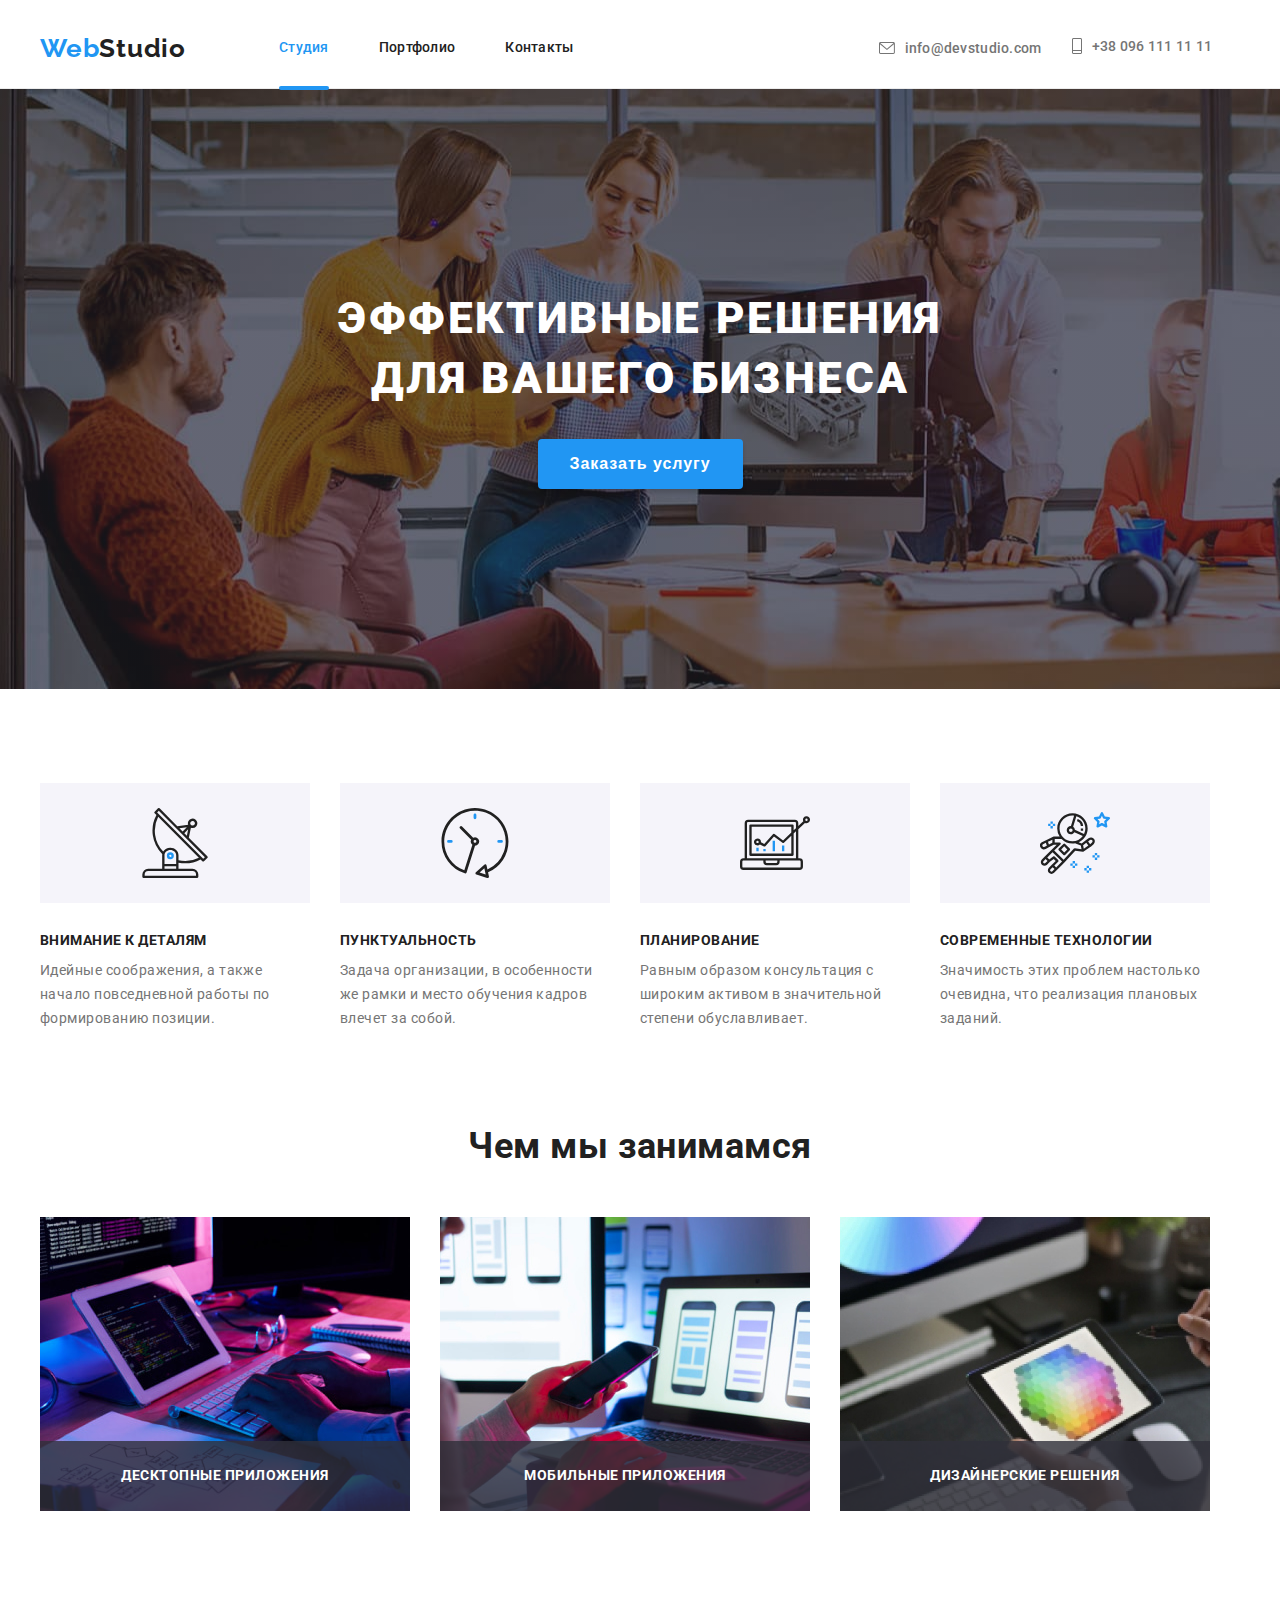
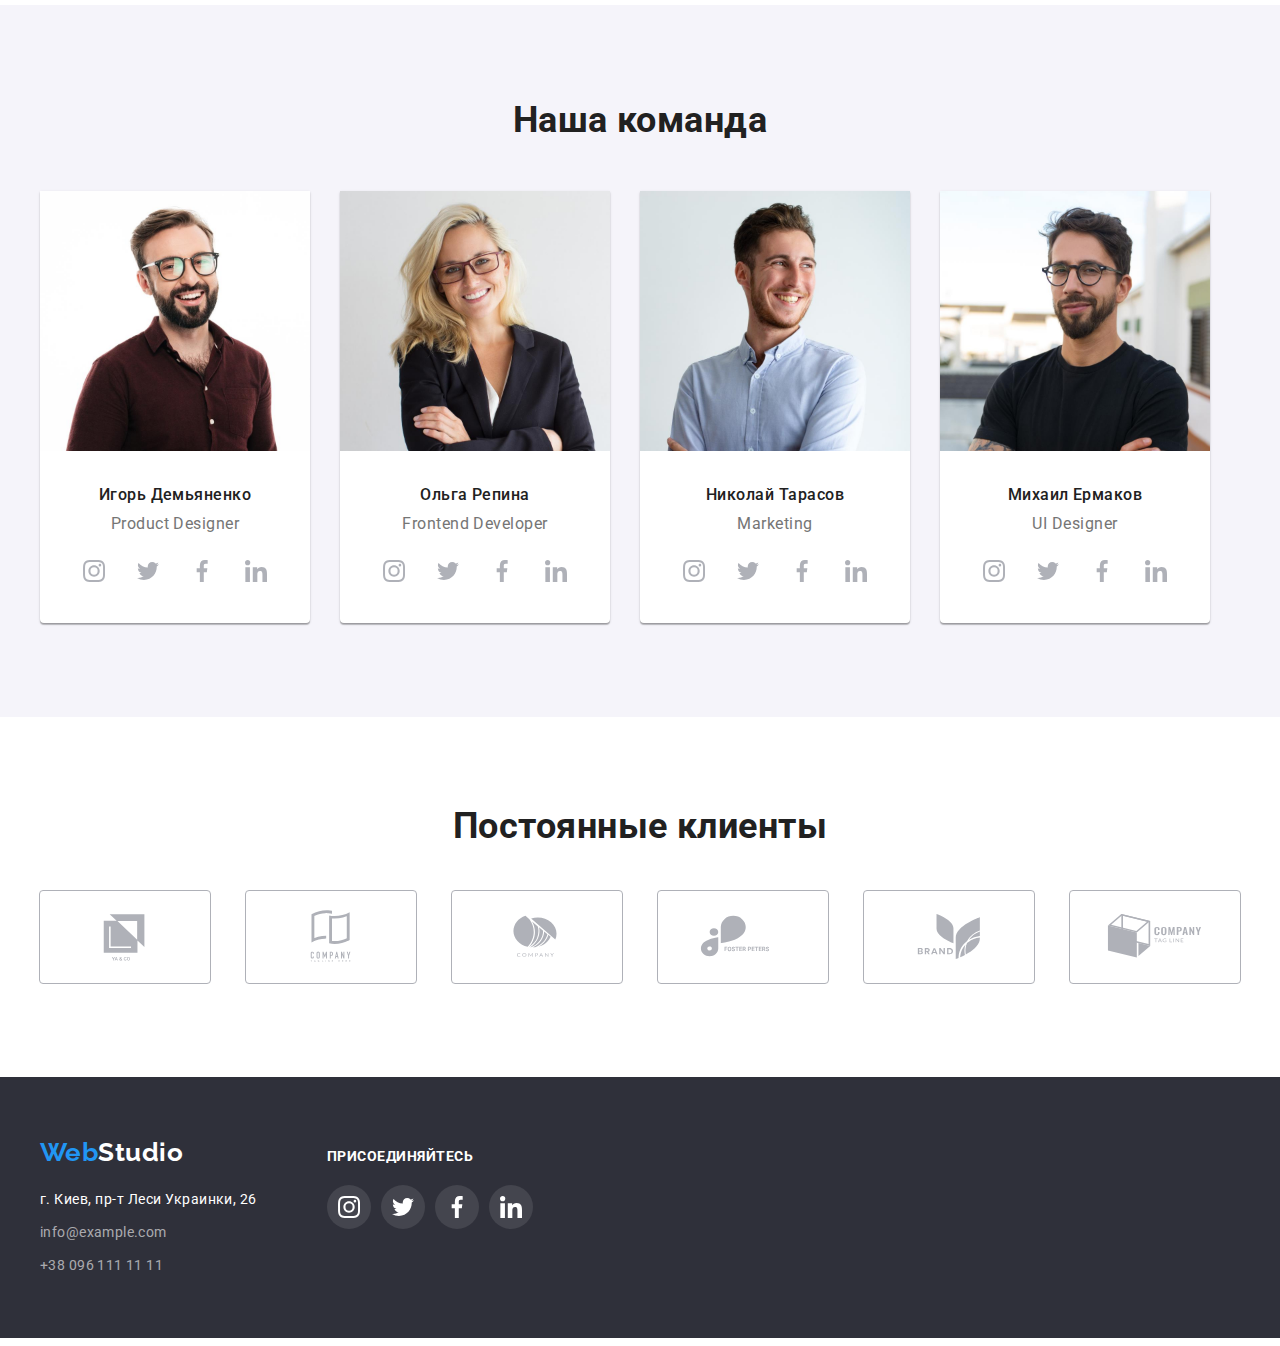
<file: index.html>
<!DOCTYPE html>
<html lang="ru">
  <head>
    <meta charset="UTF-8" />
    <meta http-equiv="X-UA-Compatible" content="IE=edge" />
    <meta name="viewport" content="width=device-width, initial-scale=1.0" />
    <link rel="preconnect" href="https://fonts.googleapis.com" />
    <link rel="preconnect" href="https://fonts.gstatic.com" crossorigin />
    <link
      href="https://fonts.googleapis.com/css2?family=Raleway:wght@700&family=Roboto:wght@400;500;700;900&display=swap"
      rel="stylesheet"
    />
    <link
      rel="stylesheet"
      href="https://cdnjs.cloudflare.com/ajax/libs/modern-normalize/1.1.0/modern-normalize.min.css"
      integrity="sha512-wpPYUAdjBVSE4KJnH1VR1HeZfpl1ub8YT/NKx4PuQ5NmX2tKuGu6U/JRp5y+Y8XG2tV+wKQpNHVUX03MfMFn9Q=="
      crossorigin="anonymous"
      referrerpolicy="no-referrer"
    />
    <link rel="stylesheet" href="./css/styles.css" />
    <title>Document</title>
  </head>
  <body>
    <header>
      <div class="container head-nav">
        <nav class="site-nav">
          <a class="logo" href="./index.html"
            ><span class="logo-web">Web</span>Studio</a
          >
          <ul class="headnav">
            <li class="item"><a class="link active" href="">Студия</a></li>
            <li class="item">
              <a class="link" href="./portfolio.html">Портфолио</a>
            </li>
            <li class="item"><a class="link" href="">Контакты</a></li>
          </ul>
        </nav>

        <ul class="contacts">
          <li class="item">
            <a class="link" href="mailto:info@devstudio.com">
              <svg class="mail-icon" width="16" height="12">
                <use href="./images/icons.svg#mail_icon"></use>
              </svg>
              info@devstudio.com</a
            >
          </li>

          <li class="item">
            <a class="link" href="tel:+380961111111">
              <svg class="tell-icon" width="10" height="16">
                <use href="./images/icons.svg#tell_icon"></use>
              </svg>
              +38 096 111 11 11</a
            >
          </li>
        </ul>
      </div>
    </header>
    <!-- Main -->
    <main>
      <section class="section hero">
        <div class="container">
          <h1 class="hero-title">Эффективные решения для вашего бизнеса</h1>
          <button data-modal-open class="order-button" type="button">
            Заказать услугу
          </button>
        </div>
      </section>

      <!-- our principle -->
      <section class="section principle">
        <div class="container">
          <ul class="principle-list">
            <li class="item">
              <div class="icons-box">
                <svg class="icon">
                  <use href="./images/icons.svg#antenna_icon"></use>
                </svg>
              </div>
              <h3 class="title">Внимание к деталям</h3>
              <p class="description">
                Идейные соображения, а также начало повседневной работы по
                формированию позиции.
              </p>
            </li>
            <li class="item">
              <div class="icons-box">
                <svg class="icon">
                  <use href="./images/icons.svg#clock_icon"></use>
                </svg>
              </div>
              <h3 class="title">Пунктуальность</h3>
              <p class="description">
                Задача организации, в особенности же рамки и место обучения
                кадров влечет за собой.
              </p>
            </li>
            <li class="item">
              <div class="icons-box">
                <svg class="icon">
                  <use href="./images/icons.svg#diagram_icon"></use>
                </svg>
              </div>
              <h3 class="title">Планирование</h3>
              <p class="description">
                Равным образом консультация с широким активом в значительной
                степени обуславливает.
              </p>
            </li>
            <li class="item">
              <div class="icons-box">
                <svg class="icon">
                  <use href="./images/icons.svg#starman_icon"></use>
                </svg>
              </div>
              <h3 class="title">Современные технологии</h3>
              <p class="description">
                Значимость этих проблем настолько очевидна, что реализация
                плановых заданий.
              </p>
            </li>
          </ul>
        </div>
      </section>
      <!-- What are we doing -->

      <section class="section we-doing">
        <div class="container">
          <h2 class="we-doing-title">Чем мы занимамся</h2>
          <ul class="we-doing-list">
            <li class="list">
              <div class="img-wrap">
                <img
                  class="skils"
                  src="./images/box_1.jpg"
                  alt="Програмирование"
                  width="370"
                />
                <div class="descript">
                  <p class="descript-title">Десктопные приложения</p>
                </div>
              </div>
            </li>
            <li class="list">
              <div class="img-wrap">
                <img
                  class="skils"
                  src="./images/box_2.jpg"
                  alt="Адаптация"
                  width="370"
                />
                <div class="descript">
                  <p class="descript-title">Мобильные приложения</p>
                </div>
              </div>
            </li>
            <li class="list">
              <div class="img-wrap">
                <img
                  class="skils"
                  src="./images/box_3.jpg"
                  alt="Дизайн"
                  width="370"
                />
                <div class="descript">
                  <p class="descript-title">Дизайнерские решения</p>
                </div>
              </div>
            </li>
          </ul>
        </div>
      </section>
      <!-- our team -->

      <section class="section our-team">
        <div class="container">
          <h2 class="title">Наша команда</h2>
          <ul class="our-team-list">
            <li class="item">
              <img
                src="./images/ihor_1.jpg"
                alt="Игорь Демьяненко"
                width="270"
              />
              <div class="worker">
                <h3 class="name">Игорь Демьяненко</h3>
                <p class="position">Product Designer</p>
              </div>
              <div class="social-box">
                <ul class="social-list">
                  <li>
                    <a class="soc-item" href="#">
                      <svg class="soc-icon" width="22" height="22">
                        <use
                          href="./images/icons.svg#instagram_gray_icon"
                        ></use>
                      </svg>
                    </a>
                  </li>
                  <li>
                    <a class="soc-item" href="#">
                      <svg class="soc-icon" width="22" height="22">
                        <use href="./images/icons.svg#twit_gray_icon"></use>
                      </svg>
                    </a>
                  </li>
                  <li>
                    <a class="soc-item" href="#">
                      <svg class="soc-icon" width="22" height="22">
                        <use href="./images/icons.svg#faceb_gray_icon"></use>
                      </svg>
                    </a>
                  </li>
                  <li>
                    <a class="soc-item" href="#">
                      <svg class="soc-icon" width="22" height="22">
                        <use href="./images/icons.svg#linkedin_gray_icon"></use>
                      </svg>
                    </a>
                  </li>
                </ul>
              </div>
            </li>
            <li class="item">
              <img src="./images/olha_2.jpg" alt="Ольга Репина" width="270" />
              <div class="worker">
                <h3 class="name">Ольга Репина</h3>
                <p class="position">Frontend Developer</p>
              </div>
              <div class="social-box">
                <ul class="social-list">
                  <li>
                    <a class="soc-item" href="#">
                      <svg class="soc-icon" width="22" height="22">
                        <use
                          href="./images/icons.svg#instagram_gray_icon"
                        ></use>
                      </svg>
                    </a>
                  </li>
                  <li>
                    <a class="soc-item" href="#">
                      <svg class="soc-icon" width="22" height="22">
                        <use href="./images/icons.svg#twit_gray_icon"></use>
                      </svg>
                    </a>
                  </li>
                  <li>
                    <a class="soc-item" href="#">
                      <svg class="soc-icon" width="22" height="22">
                        <use href="./images/icons.svg#faceb_gray_icon"></use>
                      </svg>
                    </a>
                  </li>
                  <li>
                    <a class="soc-item" href="#">
                      <svg class="soc-icon" width="22" height="22">
                        <use href="./images/icons.svg#linkedin_gray_icon"></use>
                      </svg>
                    </a>
                  </li>
                </ul>
              </div>
            </li>
            <li class="item">
              <img
                src="./images/nykolay_3.jpg"
                alt="Николай Тарасов"
                width="270"
              />
              <div class="worker">
                <h3 class="name">Николай Тарасов</h3>
                <p class="position">Marketing</p>
              </div>
              <div class="social-box">
                <ul class="social-list">
                  <li>
                    <a class="soc-item" href="#">
                      <svg class="soc-icon" width="22" height="22">
                        <use
                          href="./images/icons.svg#instagram_gray_icon"
                        ></use>
                      </svg>
                    </a>
                  </li>
                  <li>
                    <a class="soc-item" href="#">
                      <svg class="soc-icon" width="22" height="22">
                        <use href="./images/icons.svg#twit_gray_icon"></use>
                      </svg>
                    </a>
                  </li>
                  <li>
                    <a class="soc-item" href="#">
                      <svg class="soc-icon" width="22" height="22">
                        <use href="./images/icons.svg#faceb_gray_icon"></use>
                      </svg>
                    </a>
                  </li>
                  <li>
                    <a class="soc-item" href="#">
                      <svg class="soc-icon" width="22" height="22">
                        <use href="./images/icons.svg#linkedin_gray_icon"></use>
                      </svg>
                    </a>
                  </li>
                </ul>
              </div>
            </li>
            <li class="item">
              <img
                src="./images/mykhail_4.jpg"
                alt="Михаил Ермаков"
                width="270"
              />
              <div class="worker">
                <h3 class="name">Михаил Ермаков</h3>
                <p class="position">UI Designer</p>
              </div>
              <div class="social-box">
                <ul class="social-list">
                  <li>
                    <a class="soc-item" href="#">
                      <svg class="soc-icon" width="22" height="22">
                        <use
                          href="./images/icons.svg#instagram_gray_icon"
                        ></use>
                      </svg>
                    </a>
                  </li>
                  <li>
                    <a class="soc-item" href="#">
                      <svg class="soc-icon" width="22" height="22">
                        <use href="./images/icons.svg#twit_gray_icon"></use>
                      </svg>
                    </a>
                  </li>
                  <li>
                    <a class="soc-item" href="#">
                      <svg class="soc-icon" width="22" height="22">
                        <use href="./images/icons.svg#faceb_gray_icon"></use>
                      </svg>
                    </a>
                  </li>
                  <li>
                    <a class="soc-item" href="#">
                      <svg class="soc-icon" width="22" height="22">
                        <use href="./images/icons.svg#linkedin_gray_icon"></use>
                      </svg>
                    </a>
                  </li>
                </ul>
              </div>
            </li>
          </ul>
        </div>
      </section>
      <!-- OUR CLIENTS -->
      <section class="section our-client">
        <div class="container">
          <h2 class="title">Постоянные клиенты</h2>
          <div class="clients">
            <ul class="clients-list">
              <li class="item">
                <a href="#" class="client-icon">
                  <svg class="icon" width="106" height="60">
                    <use href="./images/icons.svg#yaco_icon"></use>
                  </svg>
                </a>
              </li>
              <li class="item">
                <a href="#" class="client-icon">
                  <svg class="icon" width="106" height="60">
                    <use href="./images/icons.svg#company_tagline_icon"></use>
                  </svg>
                </a>
              </li>
              <li class="item">
                <a href="#" class="client-icon">
                  <svg class="icon" width="106" height="60">
                    <use href="./images/icons.svg#company_icon"></use>
                  </svg>
                </a>
              </li>
              <li class="item">
                <a href="#" class="client-icon">
                  <svg class="icon" width="106" height="60">
                    <use href="./images/icons.svg#forest_peters_icon"></use>
                  </svg>
                </a>
              </li>
              <li class="item">
                <a href="#" class="client-icon">
                  <svg class="icon" width="106" height="60">
                    <use href="./images/icons.svg#brands_icon"></use>
                  </svg>
                </a>
              </li>
              <li class="item">
                <a href="#" class="client-icon">
                  <svg class="icon" width="106" height="60">
                    <use href="./images/icons.svg#company_tag_line_icon"></use>
                  </svg>
                </a>
              </li>
            </ul>
          </div>
        </div>
      </section>
    </main>
    <!-- Подвал -->

    <footer>
      <div class="container footer">
        <div class="footer-info">
          <a class="footer-logo" href="./index.html"
            ><span class="logo-web">Web</span>Studio</a
          >

          <ul class="contacts-footer">
            <address class="address">г. Киев, пр-т Леси Украинки, 26</address>
            <li class="item">
              <a class="link" href="mailto:info@example.com"
                >info@example.com</a
              >
            </li>
            <li class="item">
              <a class="link" href="tel:+380961111111">+38 096 111 11 11</a>
            </li>
          </ul>
        </div>
        <div class="joing">
          <h2 class="joing-title">присоединяйтесь</h2>
          <div class="joing-soc">
            <ul class="joing-list">
              <li class="joing-item">
                <a class="soc-item-footer" href="#">
                  <svg class="joing-icon" width="22" height="22">
                    <use href="./images/icons.svg#instagram_gray_icon"></use>
                  </svg>
                </a>
              </li>
              <li class="joing-item">
                <a class="soc-item-footer" href="#">
                  <svg class="joing-icon" width="22" height="22">
                    <use href="./images/icons.svg#twit_gray_icon"></use>
                  </svg>
                </a>
              </li>
              <li class="joing-item">
                <a class="soc-item-footer" href="#">
                  <svg class="joing-icon" width="22" height="22">
                    <use href="./images/icons.svg#faceb_gray_icon"></use>
                  </svg>
                </a>
              </li>
              <li class="joing-item">
                <a class="soc-item-footer" href="#">
                  <svg class="joing-icon" width="22" height="22">
                    <use href="./images/icons.svg#linkedin_gray_icon"></use>
                  </svg>
                </a>
              </li>
            </ul>
          </div>
        </div>
      </div>
    </footer>
    <div data-modal class="backdrop is-hidden">
      <div class="modal">
        <button data-modal-close class="close-modal" type="button">
          <svg width="11" height="11">
            <use href="./images/icons.svg#close_modal"></use>
          </svg>
        </button>
      </div>
    </div>
    <script src="./js/modal.js"></script>
  </body>
</html>
</file>
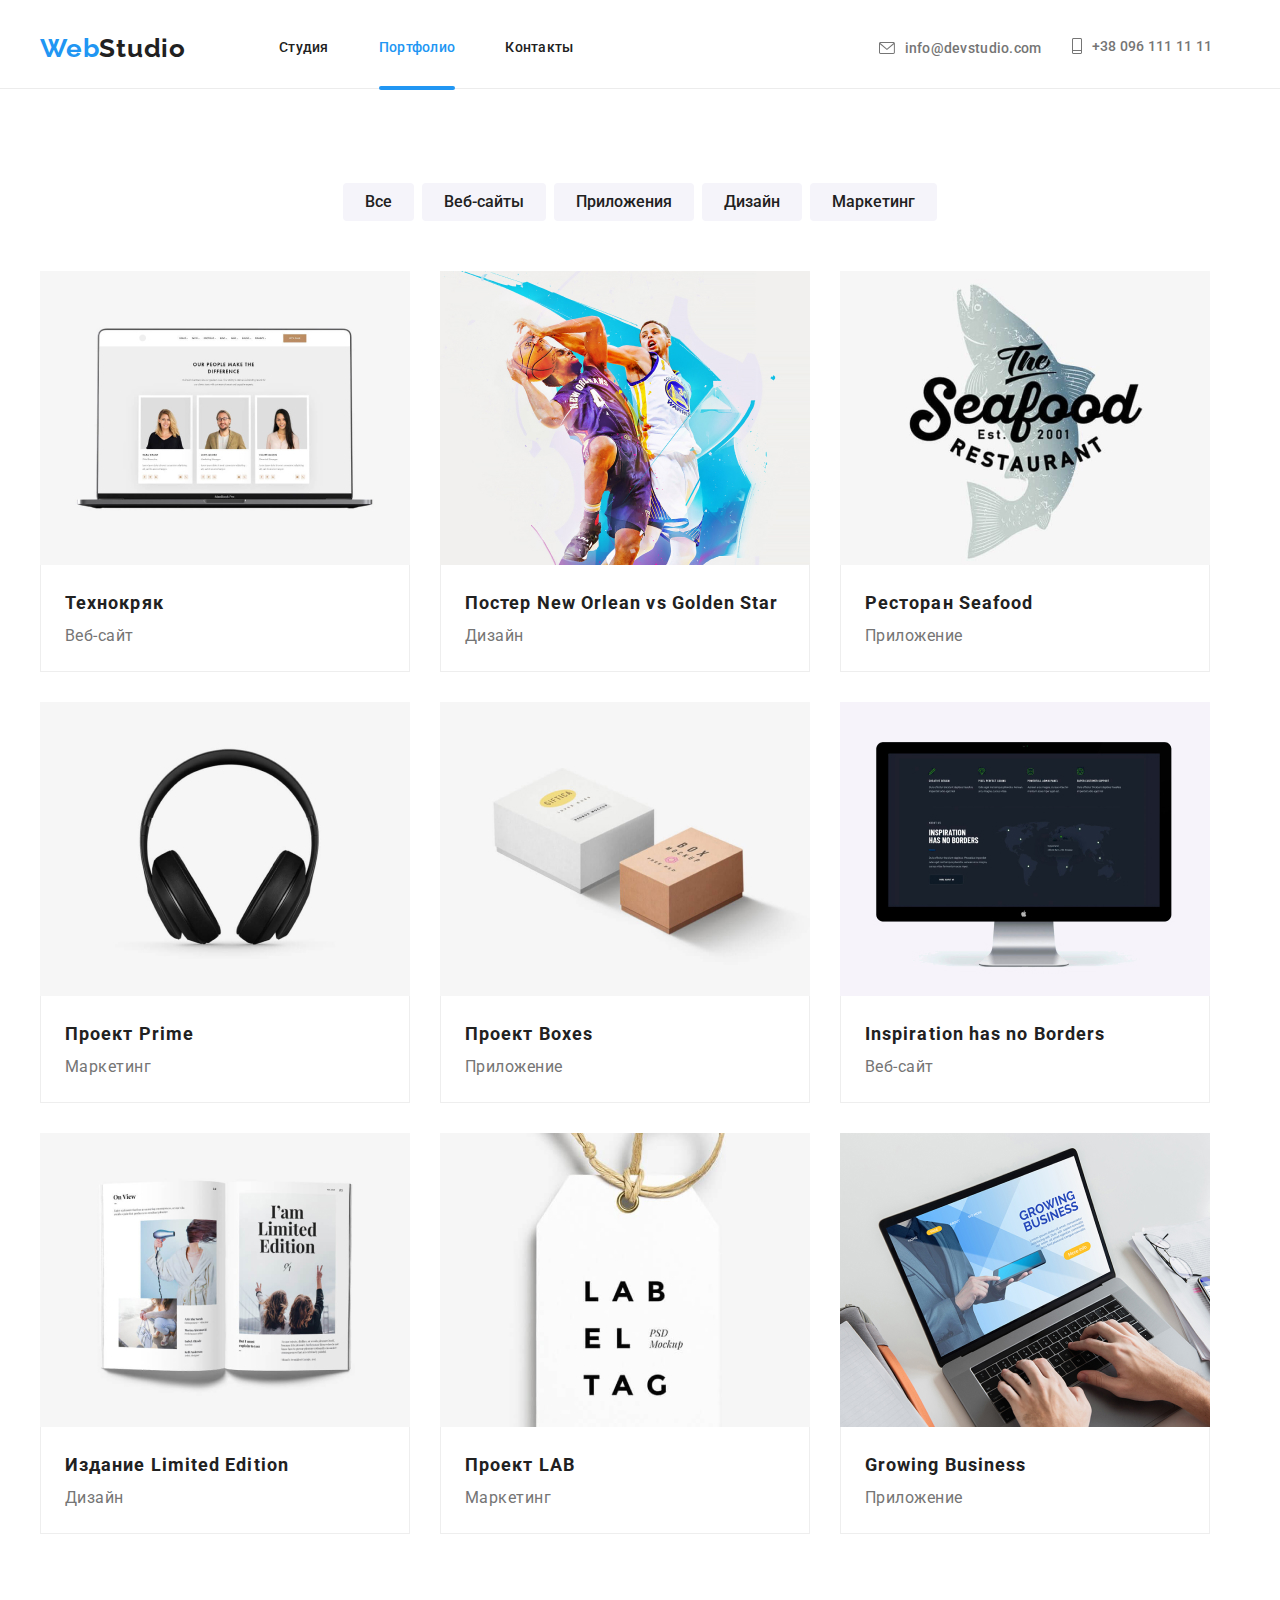
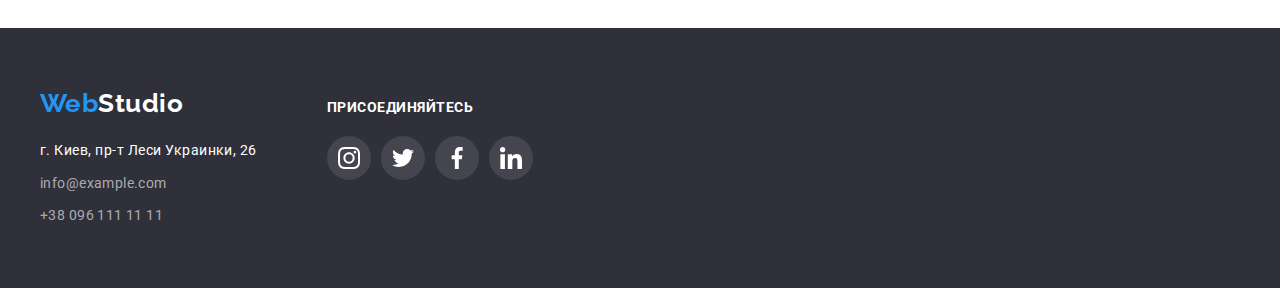
<file: portfolio.html>
<!DOCTYPE html>
<html lang="ru">
  <head>
    <meta charset="UTF-8" />
    <meta http-equiv="X-UA-Compatible" content="IE=edge" />
    <meta name="viewport" content="width=device-width, initial-scale=1.0" />
    <link rel="preconnect" href="https://fonts.googleapis.com" />
    <link rel="preconnect" href="https://fonts.gstatic.com" crossorigin />
    <link
      href="https://fonts.googleapis.com/css2?family=Raleway:wght@700&family=Roboto:wght@400;500;700;900&display=swap"
      rel="stylesheet"
    />
    <link
      rel="stylesheet"
      href="https://cdnjs.cloudflare.com/ajax/libs/modern-normalize/1.1.0/modern-normalize.min.css"
      integrity="sha512-wpPYUAdjBVSE4KJnH1VR1HeZfpl1ub8YT/NKx4PuQ5NmX2tKuGu6U/JRp5y+Y8XG2tV+wKQpNHVUX03MfMFn9Q=="
      crossorigin="anonymous"
      referrerpolicy="no-referrer"
    />
    <link rel="stylesheet" href="./css/styles.css" />
    <title>Document</title>
  </head>
  <body>
    <header>
      <div class="container head-nav">
        <nav class="site-nav">
          <a class="logo" href="./index.html"
            ><span class="logo-web">Web</span>Studio</a
          >
          <ul class="headnav">
            <li class="item"><a class="link" href="./index.html">Студия</a></li>
            <li class="item">
              <a class="link active" href="">Портфолио</a>
            </li>
            <li class="item"><a class="link" href="">Контакты</a></li>
          </ul>
        </nav>

        <ul class="contacts">
          <li class="item">
            <a class="link" href="mailto:info@devstudio.com">
              <svg class="mail-icon" width="16" height="12">
                <use href="./images/icons.svg#mail_icon"></use>
              </svg>
              info@devstudio.com</a
            >
          </li>

          <li class="item">
            <a class="link" href="tel:+380961111111">
              <svg class="tell-icon" width="10" height="16">
                <use href="./images/icons.svg#tell_icon"></use>
              </svg>
              +38 096 111 11 11</a
            >
          </li>
        </ul>
      </div>
    </header>

    <main>
      <section class="section">
        <!-- <h1>Portfolio</h1> -->
        <div class="container">
          <ul class="portfolio-categoris">
            <li class="item">
              <button class="button" type="button">Все</button>
            </li>
            <li class="item">
              <button class="button" type="button">Веб-сайты</button>
            </li>
            <li class="item">
              <button class="button" type="button">Приложения</button>
            </li>
            <li class="item">
              <button class="button" type="button">Дизайн</button>
            </li>
            <li class="item">
              <button class="button" type="button">Маркетинг</button>
            </li>
          </ul>
          <ul class="portfolio">
            <li class="item">
             <a class="portfolio-link" href=""> <div class="overlay-wrap"><img
                class="poster"
                src="./images/portfolio/1_techcrak.jpg"
                alt="techcrak"
                width="370"
              /><div class="overlay">
                <p class="overlay-text">Технокряк это современная площадка распространения коронавируса. Компании используют эту платформу для цифрового шпионажа и атак на защищённые сервера конкурентов.</p>
              </div>
              
              </div>
              <div class="border">
                <h2 class="title">Технокряк</h2>
                <p class="type">Веб-сайт</p>
              </div>
             
            </li></a>
            <li class="item">
              <a class="portfolio-link" href=""> <div class="overlay-wrap"> <img
                class="poster"
                src="./images/portfolio/2_new_orlean.jpg"
                alt="Постер New Orlean vs Golden Star"
                width="370"
              />
              <div class="overlay">
                <p class="overlay-text">Технокряк это современная площадка распространения коронавируса. Компании используют эту платформу для цифрового шпионажа и атак на защищённые сервера конкурентов.</p>
              </div>
              
              </div>
              <div class="border">
                <h2 class="title">Постер New Orlean vs Golden Star</h2>

                <p class="type">Дизайн</p>
              </div>
            </li></a>
            <li class="item">
             <a class="portfolio-link" href=""> <div class="overlay-wrap"> <img
                class="poster"
                src="./images/portfolio/3_seafood.jpg"
                alt="Ресторан Seafood"
                width="370"
              />
              <div class="overlay">
                <p class="overlay-text">Технокряк это современная площадка распространения коронавируса. Компании используют эту платформу для цифрового шпионажа и атак на защищённые сервера конкурентов.</p>
              </div>
              
              </div>
              <div class="border">
                <h2 class="title">Ресторан Seafood</h2>
                <p class="type">Приложение</p>
              </div>
            </li></a>
            <li class="item">
             <a class="portfolio-link" href=""><div class="overlay-wrap"> <img
                class="poster"
                src="./images/portfolio/4_prime.jpg"
                alt="Проект Prime"
                width="370"
              />
              <div class="overlay">
                <p class="overlay-text">Технокряк это современная площадка распространения коронавируса. Компании используют эту платформу для цифрового шпионажа и атак на защищённые сервера конкурентов.</p>
              </div>
              
              </div>
              <div class="border">
                <h2 class="title">Проект Prime</h2>
                <p class="type">Маркетинг</p>
              </div>
            </li></a>
            <li class="item">
             <a class="portfolio-link" href=""><div class="overlay-wrap"> <img
                class="poster"
                src="./images/portfolio/5_boxes.jpg"
                alt="Проект Boxes"
                width="370"
              />
              <div class="overlay">
                <p class="overlay-text">Технокряк это современная площадка распространения коронавируса. Компании используют эту платформу для цифрового шпионажа и атак на защищённые сервера конкурентов.</p>
              </div>
              
              </div>
              <div class="border">
                <h2 class="title">Проект Boxes</h2>
                <p class="type">Приложение</p>
              </div>
            </li></a>
            <li class="item">
             <a class="portfolio-link" href=""><div class="overlay-wrap"><img
                class="poster"
                src="./images/portfolio/6_inspiration.jpg"
                alt="Inspiration has no Borders"
                width="370"
              />
              <div class="overlay">
                <p class="overlay-text">Технокряк это современная площадка распространения коронавируса. Компании используют эту платформу для цифрового шпионажа и атак на защищённые сервера конкурентов.</p>
              </div>
              
              </div>
              <div class="border">
                <h2 class="title">Inspiration has no Borders</h2>
                <p class="type">Веб-сайт</p>
              </div>
            </li></a> 
            <li class="item">
              <a class="portfolio-link" href=""><div class="overlay-wrap"><img
                class="poster"
                src="./images/portfolio/7_limited_edition.jpg"
                alt="Издание Limited Edition"
                width="370"
              />
              <div class="overlay">
                <p class="overlay-text">Технокряк это современная площадка распространения коронавируса. Компании используют эту платформу для цифрового шпионажа и атак на защищённые сервера конкурентов.</p>
              </div>
              
              </div>
              <div class="border">
                <h2 class="title">Издание Limited Edition</h2>
                <p class="type">Дизайн</p>
              </div>
            </li></a>
            <li class="item">
              <a class="portfolio-link" href=""><div class="overlay-wrap"><img
                class="poster"
                src="./images/portfolio/8_lab.jpg"
                alt="Проект LAB"
                width="370"
              />
              <div class="overlay">
                <p class="overlay-text">Технокряк это современная площадка распространения коронавируса. Компании используют эту платформу для цифрового шпионажа и атак на защищённые сервера конкурентов.</p>
              </div>
              
              </div>
              <div class="border">
                <h2 class="title">Проект LAB</h2>
                <p class="type">Маркетинг</p>
              </div>
            </li></a>
            <li class="item">
              <a class="portfolio-link" href=""><div class="overlay-wrap"><img
                class="poster"
                src="./images/portfolio/9_growing_business.jpg"
                alt="Growing Business"
                width="370"
              />
              <div class="overlay">
                <p class="overlay-text">Технокряк это современная площадка распространения коронавируса. Компании используют эту платформу для цифрового шпионажа и атак на защищённые сервера конкурентов.</p>
              </div>
              
              </div>
              <div class="border">
                <h2 class="title">Growing Business</h2>
                <p class="type">Приложение</p>
              </div>
            </li></a>
          </ul>
        </div>
      </section>
    </main>

    <footer>
      <div class="container footer">
        <div class="footer-info">
          <a class="footer-logo" href="./index.html"
            ><span class="logo-web">Web</span>Studio</a
          >

          <ul class="contacts-footer">
            <address class="address">г. Киев, пр-т Леси Украинки, 26</address>
            <li class="item">
              <a class="link" href="mailto:info@example.com"
                >info@example.com</a
              >
            </li>
            <li class="item">
              <a class="link" href="tel:+380961111111">+38 096 111 11 11</a>
            </li>
          </ul>
        </div>
        <div class="joing">
          <h2 class="joing-title">присоединяйтесь</h2>
          <div class="joing-soc">
            <ul class="joing-list">
              <li class="joing-item">
                <a class="soc-item-footer" href="#">
                  <svg class="joing-icon" width="22" height="22">
                    <use href="./images/icons.svg#instagram_gray_icon"></use>
                  </svg>
                </a>
              </li>
              <li class="joing-item">
                <a class="soc-item-footer" href="#">
                  <svg class="joing-icon" width="22" height="22">
                    <use href="./images/icons.svg#twit_gray_icon"></use>
                  </svg>
                </a>
              </li>
              <li class="joing-item">
                <a class="soc-item-footer" href="#">
                  <svg class="joing-icon" width="22" height="22">
                    <use href="./images/icons.svg#faceb_gray_icon"></use>
                  </svg>
                </a>
              </li>
              <li class="joing-item">
                <a class="soc-item-footer" href="#">
                  <svg class="joing-icon" width="22" height="22">
                    <use href="./images/icons.svg#linkedin_gray_icon"></use>
                  </svg>
                </a>
              </li>
            </ul>
          </div>
        </div>
      </div>
    </footer>
  </body>
</html>
</file>
<file: css/styles.css>
:root {
  --main-text-color: #212121;
  --complementary-color: #757575;
  --second-complementary-color: #ffffff;
  --activity-text-color: #2196f3;
  --main-background-color: #ffffff;
  --complementary-backgraund-color: #2f303a;
}
body {
  color: var(--main-text-color);
  background-color: var(--main-background-color);
  /* max-width: 1600px; */
  font-family: Roboto, sans-serif;
  letter-spacing: 0.03em;
  margin-left: auto;
  margin-right: auto;
}
a {
  text-decoration: none;
}
h1,
h2,
h3,
h4,
p {
  margin: 0;
  padding: 0;
}
ul {
  list-style: none;
  margin: 0;
  padding: 0;
}
.container {
  width: 1200px;
  margin-left: auto;
  margin-right: auto;
  padding-left: 15px;
  padding-right: 15px;
}
.logo {
  color: var(--main-text-color);
  text-decoration: none;

  font-family: Raleway;

  font-weight: bold;
  font-size: 26px;
  line-height: 1.19;

  letter-spacing: 0.03em;

  margin-right: 93px;
  transition: color 250ms cubic-bezier(0.4, 0, 0.2, 1);
}
.logo:focus {
  color: var(--activity-text-color);
}
.logo-web {
  color: var(--activity-text-color);
}
/* Site Nav */
header {
  border-bottom: 1px solid #ececec;
}
.head-nav {
  height: 80px;
  display: flex;

  align-items: center;
}
.headnav {
  display: flex;
  margin-right: 305px;
}
.headnav .item:not(:last-child) {
  margin-right: 50px;
}
.site-nav .link {
  color: var(--main-text-color);
  text-decoration: none;
  padding-top: 30px;
  padding-bottom: 30px;
  font-weight: 500;
  font-size: 14px;
  line-height: 1.14;
  letter-spacing: 0.02em;
  transition: color 250ms cubic-bezier(0.4, 0, 0.2, 1);
}
.site-nav .active {
  color: var(--activity-text-color);
}
.active::after {
  content: "";
  display: block;
  position: relative;
  top: 30px;
  bottom: auto;
  width: 100%;
  height: 4px;
  background-color: var(--activity-text-color);
  border-radius: 4px;
}
.site-nav {
  display: flex;
  align-items: center;
}

.site-nav .link:hover {
  color: var(--activity-text-color);
}

.site-nav .link:focus {
  color: var(--activity-text-color);
}
.contacts {
  display: flex;
  align-items: center;
}
.contacts .link {
  color: var(--complementary-color);
  text-decoration: none;
  display: inline-flex;
  font-weight: 500;
  font-size: 14px;
  line-height: 1, 14px;
  letter-spacing: 0.02em;
  align-items: center;
  transition: color 250ms cubic-bezier(0.4, 0, 0.2, 1);
}
.contacts .link:hover .mail-icon,
.contacts .link:focus .mail-icon {
  fill: var(--activity-text-color);
}
.contacts .link:hover .tell-icon,
.contacts .link:focus .tell-icon {
  fill: var(--activity-text-color);
}
.contacts .link:hover {
  color: var(--activity-text-color);
}

.contacts .link:focus {
  color: var(--activity-text-color);
}
.contacts .item + .item {
  margin-left: 30px;
}

.mail-icon {
  margin-right: 10px;
  fill: #757575;
  transition: fill 250ms cubic-bezier(0.4, 0, 0.2, 1);
}
.tell-icon {
  margin-right: 10px;
  fill: #757575;
  transition: fill 250ms cubic-bezier(0.4, 0, 0.2, 1);
}

/* Hero */

.section {
  padding-top: 94px;
  padding-bottom: 94px;
}

.hero {
  display: block;
  max-width: 1600px;
  text-align: center;
  /* width: 1600px;
  height: 600px; */
  margin-left: auto;
  margin-right: auto;
  padding-top: 200px;
  padding-bottom: 200px;
  background-image: linear-gradient(
      rgba(47, 48, 58, 0.4),
      rgba(47, 48, 58, 0.4)
    ),
    url(../images/bg_img.jpg);
  background-color: var(--complementary-backgraund-color);
  background-repeat: no-repeat;
}

.hero-title {
  color: var(--second-complementary-color);

  font-weight: 900;
  font-size: 44px;
  line-height: 1.36;

  letter-spacing: 0.06em;
  text-transform: uppercase;
  max-width: 696px;
  margin-left: auto;
  margin-right: auto;
  margin-bottom: 30px;
}

.order-button {
  background: var(--activity-text-color);
  color: var(--second-complementary-color);
  cursor: pointer;

  font-weight: bold;
  font-size: 16px;
  line-height: 1.88;
  text-align: center;
  letter-spacing: 0.06em;
  padding: 10px 32px 10px 32px;
  box-shadow: 0px 4px 4px rgba(0, 0, 0, 0.15);
  border: 0px;
  border-radius: 4px;
}
/* principle */
.principle {
  padding-bottom: 0;
}
.principle-list .item {
  width: 270px;
  display: block;
}
.principle-list .item + .item {
  margin-left: 30px;
}

.principle-list {
  color: var(--complementary-color);

  font-size: 14px;
  line-height: 1.71;

  display: flex;
}
.principle-list .title {
  color: var(--main-text-color);

  font-weight: bold;
  font-size: 14px;
  line-height: 1.14;
  text-transform: uppercase;
  margin-bottom: 10px;
}

.icons-box {
  display: flex;
  height: 120px;
  margin-bottom: 30px;
  align-items: center;
  justify-content: center;
  background-color: #f5f4fa;
}
.icons-box .icon {
  width: 70px;
  height: 70px;
  align-items: center;
}
/* .principle-list .item::before {
  content: "";
  display: block;
  height: 120px;
  background-color: #f5f4fa;
  background-position: center;

  background-repeat: no-repeat;
  margin-bottom: 30px;
}
.principle-list .item:nth-child(1)::before {
  background-image: url(../images/svg/item_anten.svg);
}
.principle-list .item:nth-child(2)::before {
  background-image: url(../images/svg/item_clock.svg);
}
.principle-list .item:nth-child(3)::before {
  background-image: url(../images/svg/item_diagrm.svg);
}
.principle-list .item:nth-child(4)::before {
  background-image: url(../images/svg/item_starman.svg);
} */

/* <!-- What are we doing --> */

.we-doing-title {
  color: var(--main-text-color);

  font-weight: bold;
  font-size: 36px;
  line-height: 1.17;
  text-align: center;
  margin-bottom: 50px;
}
.we-doing-list {
  display: flex;
}
.we-doing-list .list + .list {
  margin-left: 30px;
}

.we-doing-list .skils {
  display: block;
}

.img-wrap {
  position: relative;
}

.descript {
  position: absolute;
  display: flex;
  align-items: center;
  justify-content: center;
  width: 370px;
  height: 70px;
  bottom: 0;
  background: rgba(47, 48, 58, 0.8);
}

.descript-title {
  font-weight: bold;
  font-size: 14px;
  line-height: 1.14;
  text-align: center;

  text-transform: uppercase;

  color: #ffffff;
}

/* Our team */
.our-team-list .item {
  width: 270px;
  background-color: white;
  box-shadow: 0px 1px 3px rgba(0, 0, 0, 0.12), 0px 1px 1px rgba(0, 0, 0, 0.14),
    0px 2px 1px rgba(0, 0, 0, 0.2);
  border-radius: 0px 0px 4px 4px;
}

.our-team {
  background: #f5f4fa;
}

.our-team-list {
  display: flex;
}
.our-team-list .item + .item {
  margin-left: 30px;
}
.our-team .title {
  color: var(--main-text-color);

  font-weight: bold;
  font-size: 36px;
  line-height: 1.17;
  text-align: center;
  margin-bottom: 50px;
}

.our-team .name {
  color: var(--main-text-color);

  font-weight: 500;
  font-size: 16px;
  line-height: 1.19;
  /* padding-top: 30px; */
  margin-bottom: 10px;
  text-align: center;
}

.our-team .position {
  color: var(--complementary-color);

  font-size: 16px;
  line-height: 1.19;
  text-align: center;
  /* padding-bottom: 30px; */
}
.worker {
  text-align: center;
  /* padding-bottom: 30px; */
  padding-top: 30px;
}
.social-box {
  margin-top: 16px;
  margin-right: 32px;
  margin-bottom: 30px;
  margin-left: 32px;
}
.social-list {
  display: flex;
  justify-content: space-between;
}

.soc-item {
  display: inline-flex;
  background-color: white;
  border-radius: 50%;
  padding: 0;
  margin: 0;
  width: 44px;
  height: 44px;
  align-items: center;
  justify-content: center;
  transition: background-color 250ms cubic-bezier(0.4, 0, 0.2, 1);
}
.soc-item:hover {
  background-color: var(--activity-text-color);
}
.soc-item:hover .soc-icon {
  fill: white;
}
.soc-item:focus {
  background-color: var(--activity-text-color);
}
.soc-item:focus .soc-icon {
  fill: white;
}
.soc-icon {
  /* width: 22px;
  height: 22px; */
  fill: #afb1b8;
  transition: fill 250ms cubic-bezier(0.4, 0, 0.2, 1);
}
/* .soc-icon:hover {
  fill: white;
} */

/* ==========OUR CLIENT=================== */

.our-client .title {
  font-weight: bold;
  font-size: 36px;
  line-height: 0.85;
  text-align: center;
  margin-bottom: 50px;
}

.clients {
}
.clients-list {
  display: flex;
  justify-content: space-between;
}
.clients-list .item {
  display: flex;
  width: 170px;
  height: 92px;
  /* margin-bottom: 30px; */
  align-items: center;
  justify-content: center;
  transition: border-color 250ms cubic-bezier(0.4, 0, 0.2, 1);
}
.client-icon {
  display: inline-flex;

  align-items: center;
  justify-content: center;
  padding: 16px 32px;
  fill: #afb1b8;
  border: 1px solid #afb1b8;
  border-radius: 4px;
  transition: fill 250ms cubic-bezier(0.4, 0, 0.2, 1),
    border-color 250ms cubic-bezier(0.4, 0, 0.2, 1);
}
.clients-list .item:hover {
  border-color: var(--activity-text-color);
}
.clients-list .item:focus {
  border-color: var(--activity-text-color);
}
.client-icon:hover {
  fill: var(--activity-text-color);
  border-color: var(--activity-text-color);
}
.client-icon:focus {
  fill: var(--activity-text-color);
  border-color: var(--activity-text-color);
}

/* Подвал */
footer {
  background-color: var(--complementary-backgraund-color);
  padding-top: 60px;
  padding-bottom: 60px;
  display: flex;
}
.footer {
  /* width: 1600px; */
  margin-left: auto;
  margin-right: auto;
  display: flex;

  /* padding-left: 215px; */
}
.footer-logo {
  display: inline-block;
  color: var(--second-complementary-color);
  text-decoration: none;

  font-family: Raleway;
  font-weight: bold;
  font-size: 26px;
  line-height: 1.19;
  /* margin-top: 60px; */
  margin-bottom: 20px;
  transition: color 250ms cubic-bezier(0.4, 0, 0.2, 1);
}
.footer-logo:focus {
  color: var(--activity-text-color);
}
.footer .address {
  color: var(--second-complementary-color);
  text-decoration: none;

  font-style: normal;
  font-size: 14px;
  line-height: 1.71;
}

.footer .link {
  color: rgba(255, 255, 255, 0.6);
  text-decoration: none;

  font-size: 14px;
  line-height: 1.71;

  letter-spacing: 0.03em;
  transition: color 250ms cubic-bezier(0.4, 0, 0.2, 1);
}
.footer .link:hover {
  color: var(--activity-text-color);
}
.footer .link:focus {
  color: var(--activity-text-color);
}
.contacts-footer {
  /* display: inline-block; */
  /* margin-bottom: 50px; */
}
.contacts-footer .address {
  margin-bottom: 9px;
}
.contacts-footer .item + .item {
  margin-top: 9px;
}
.address {
  margin-bottom: 9px;
}

/* ==============Присоединяйтесь============== */
.joing {
  display: block;
  margin-left: 70px;
  margin-top: 12px;
  width: 206px;
}
.joing-title {
  margin-bottom: 20px;

  font-weight: bold;
  font-size: 14px;
  line-height: 1.14;

  text-transform: uppercase;

  color: #ffffff;
}
.joing-list {
  display: flex;
  justify-content: space-between;
}
.joing-icon {
  fill: white;
}
.soc-item-footer {
  display: inline-flex;
  background-color: #44454e;
  border-radius: 50%;
  padding: 0;
  margin: 0;
  width: 44px;
  height: 44px;
  align-items: center;
  justify-content: center;
  transition: background-color 250ms cubic-bezier(0.4, 0, 0.2, 1);
}
.soc-item-footer:hover {
  background-color: var(--activity-text-color);
}
.soc-item-footer:focus {
  background-color: var(--activity-text-color);
}

/* POrtfolio */

/* категории  */

.portfolio-categoris {
  margin-bottom: 50px;
  display: flex;
  justify-content: center;
}
.portfolio-categoris .item + .item {
  margin-left: 8px;
}

.portfolio-categoris .button {
  color: var(--main-text-color);
  background-color: #f5f4fa;
  cursor: pointer;
  font-family: Roboto;

  font-weight: 500;
  font-size: 16px;
  line-height: 1.62;
  text-align: center;
  padding: 6px 22px 6px 22px;

  border: 0px;

  border-radius: 4px;
  transition: background-color 250ms cubic-bezier(0.4, 0, 0.2, 1),
    color 250ms cubic-bezier(0.4, 0, 0.2, 1),
    box-shadow 250ms cubic-bezier(0.4, 0, 0.2, 1);
}
.portfolio-categoris .button:hover {
  color: var(--second-complementary-color);
  background-color: var(--activity-text-color);
  box-shadow: 0px 3px 1px rgba(0, 0, 0, 0.1), 0px 1px 2px rgba(0, 0, 0, 0.08),
    0px 2px 2px rgba(0, 0, 0, 0.12);
}
.portfolio-categoris .button:focus {
  color: var(--second-complementary-color);
  background-color: var(--activity-text-color);
  box-shadow: 0px 3px 1px rgba(0, 0, 0, 0.1), 0px 1px 2px rgba(0, 0, 0, 0.08),
    0px 2px 2px rgba(0, 0, 0, 0.12);
}

/* работы */
.poster {
  display: block;
}

.portfolio {
  display: flex;
  flex-wrap: wrap;
}

.portfolio .item {
  margin-right: 30px;
  margin-bottom: 30px;
}
.portfolio .item:nth-child(3n) {
  margin-right: 0;
}
.portfolio .item:nth-last-child(-n + 3) {
  margin-bottom: 0;
}

/* .portfolio .link {
  text-decoration: none;
} */

.portfolio .title {
  color: var(--main-text-color);

  font-weight: bold;
  font-size: 18px;
  line-height: 2;
  letter-spacing: 0.06em;
  /* padding-top: 20px;
  padding-left: 24px;
  padding-bottom: 4px; */
}

.portfolio .type {
  color: var(--complementary-color);

  font-size: 16px;
  line-height: 1.87;
  /* padding-left: 24px;
  padding-bottom: 20px; */
}
.border {
  border-left: 1px solid #eeeeee;
  border-bottom: 1px solid #eeeeee;
  border-right: 1px solid #eeeeee;
  padding-left: 24px;
  padding-top: 20px;
  padding-bottom: 20px;
}
.portfolio-link {
  display: inline-block;
  transition: box-shadow 250ms cubic-bezier(0.4, 0, 0.2, 1);
}
.portfolio-link:hover {
  box-shadow: 0px 1px 1px rgba(0, 0, 0, 0.12), 0px 4px 4px rgba(0, 0, 0, 0.06),
    1px 4px 6px rgba(0, 0, 0, 0.16);
}
.portfolio-link:hover .overlay {
  box-shadow: 0px 1px 1px rgba(0, 0, 0, 0.12), 0px 4px 4px rgba(0, 0, 0, 0.06),
    1px 4px 6px rgba(0, 0, 0, 0.16);

  transform: translateY(0);
}

/* ==================OVERLAY================ */

.overlay-wrap {
  position: relative;
  overflow: hidden;
}
.overlay {
  position: absolute;
  width: 100%;
  height: 100%;
  padding: 63px 24px;
  background-color: rgba(33, 150, 243, 0.9);
  top: 0;

  transform: translateY(100%);

  transition: transform 250ms cubic-bezier(0.4, 0, 0.2, 1);
}
/* .overlay-wrap:hover .overlay {
  opacity: 1;
  transform: translateY(0);
} */
.overlay-text {
  font-size: 18px;
  line-height: 1.56;

  color: #ffffff;
}
/* ============BACKDROP================ */

.backdrop {
  position: fixed;
  top: 0;
  bottom: 0;
  width: 100%;
  height: 100%;
  background-color: rgba(0, 0, 0, 0.2);
  opacity: 1;
  transition: opacity 250ms cubic-bezier(0.4, 0, 0.2, 1);
}

.backdrop.is-hidden {
  opacity: 0;
  pointer-events: none;
  /* transform: scale(0); */
}
.backdrop.is-hidden .modal {
  transform: translate(-50%, -50%) scale(0);
}

.modal {
  position: absolute;
  width: 528px;
  height: 581px;
  background-color: #ffffff;
  top: 50%;
  left: 50%;
  transform: translate(-50%, -50%) scale(1);
  transition: transform 250ms cubic-bezier(0.4, 0, 0.2, 1);
  box-shadow: 0px 1px 3px rgba(0, 0, 0, 0.12), 0px 1px 1px rgba(0, 0, 0, 0.14),
    0px 2px 1px rgba(0, 0, 0, 0.2);
  border-radius: 4px;
}

.close-modal {
  position: absolute;
  top: 8px;
  right: 8px;
  cursor: pointer;
  padding: 0%;

  width: 30px;
  height: 30px;

  border: 1px solid rgba(0, 0, 0, 0.1);
  background-color: #ffffff;
  border-radius: 50px;
}
</file>
